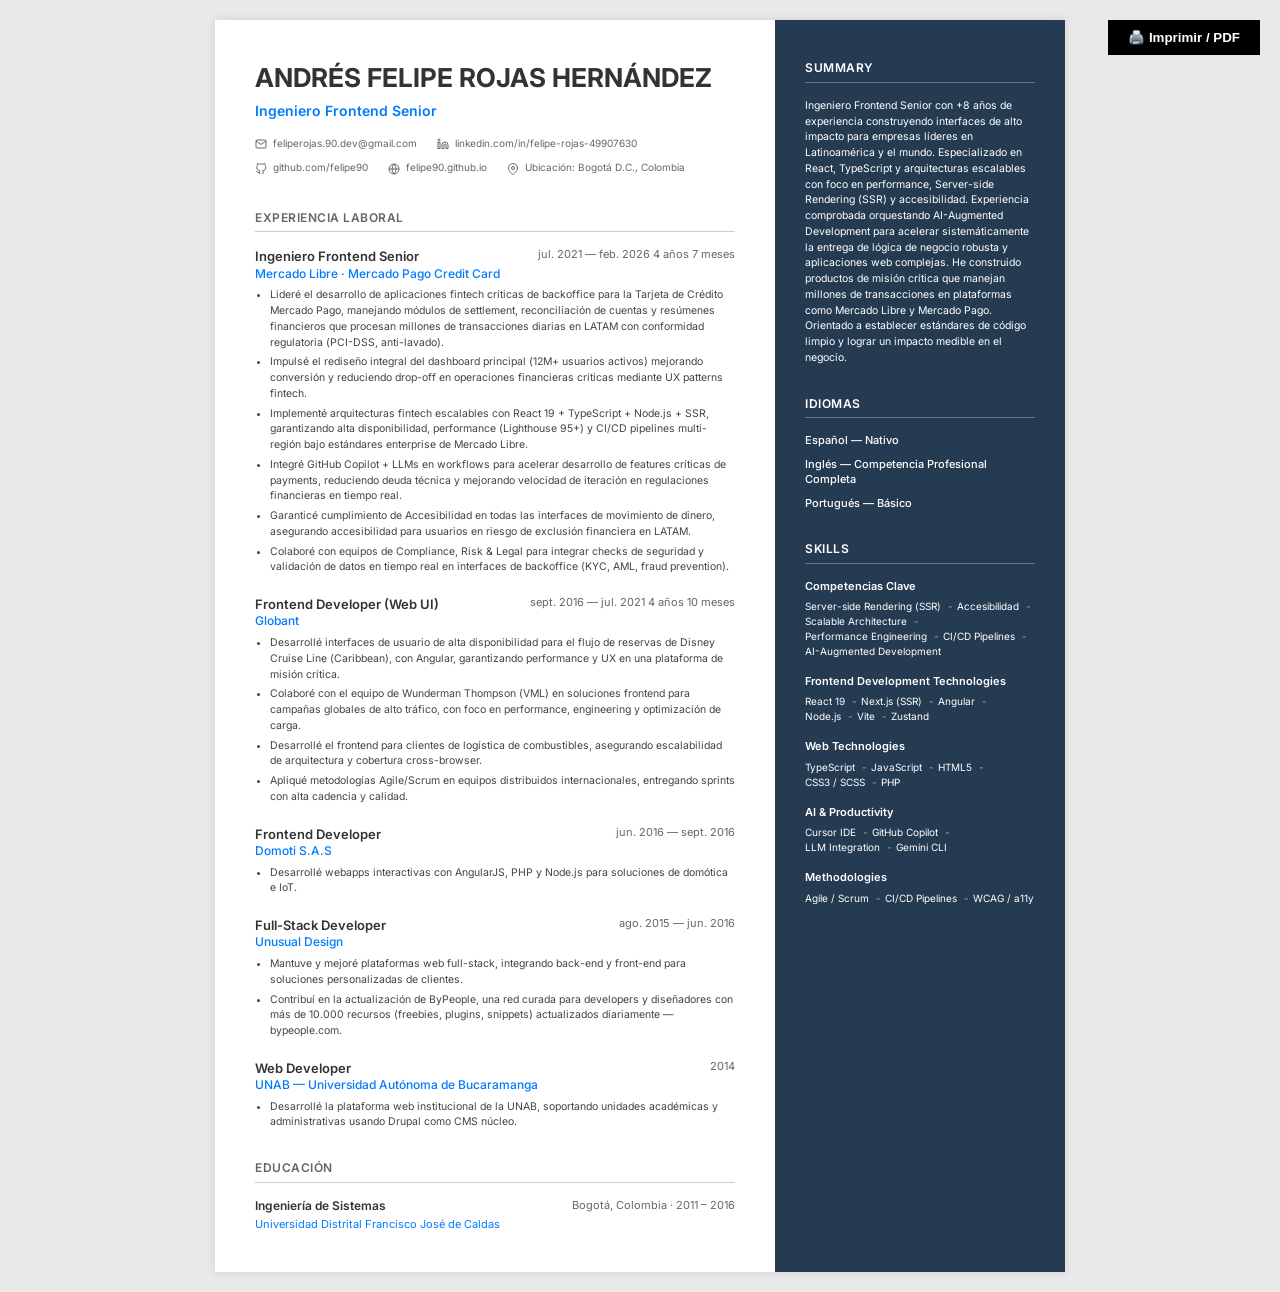
<file: cv/index.html>
<!DOCTYPE html>
<html lang="en">
<head>
    <meta charset="UTF-8">
    <title>CV — Andrés Felipe Rojas Hernández | Ingeniero Frontend</title>
    <link href="https://fonts.googleapis.com/css2?family=Inter:wght@400;500;600;700&display=swap" rel="stylesheet">
    <style>
        /* Modern 2-Column Template */
        * {
            box-sizing: border-box;
        }
        body { 
            font-family: 'Inter', sans-serif; 
            font-size: 11px; 
            line-height: 1.4; 
            color: #333; 
            margin: 0; 
            background: #e9e9e9;
        }
        .page {
            display: flex;
            max-width: 850px;
            margin: 20px auto;
            background: #fff;
            box-shadow: 0 0 10px rgba(0,0,0,0.1);
        }
        
        .main-col {
            flex: 1;
            padding: 40px;
        }
        
        .sidebar {
            width: 290px;
            background: #253b52;
            color: #fff;
            padding: 40px 30px;
        }

        /* Print button styling */
        .print-btn { 
            position: fixed;
            top: 20px;
            right: 20px;
            background: #000;
            color: #fff;
            border: none;
            padding: 10px 20px;
            cursor: pointer;
            font-size: 10pt;
            font-weight: bold;
            z-index: 1000;
        }
        .print-btn:hover { background: #333; }
        
        @media print {
            body { background: #fff; }
            .page { margin: 0; box-shadow: none; max-width: 100%; }
            .print-btn { display: none; }
        }

        /* Headings */
        h1 { 
            font-size: 26px; 
            margin: 0 0 5px 0; 
            text-transform: uppercase; 
            color: #333;
            font-weight: 700;
        }
        .header-title {
            color: #007bff;
            font-size: 14px;
            font-weight: 600;
            margin: 0 0 15px 0;
        }
        .contact-info {
            display: flex;
            flex-wrap: wrap;
            gap: 10px 20px;
            color: #666;
            margin-bottom: 35px;
            font-size: 10px;
        }
        .contact-info svg {
            width: 12px;
            height: 12px;
            vertical-align: middle;
            margin-right: 3px;
        }

        .section-title {
            font-size: 12px;
            text-transform: uppercase;
            color: #666;
            font-weight: 600;
            border-bottom: 1px solid #ccc;
            padding-bottom: 5px;
            margin: 0 0 15px 0;
            letter-spacing: 0.5px;
        }

        .side-title {
            font-size: 12px;
            text-transform: uppercase;
            color: #fff;
            font-weight: 600;
            border-bottom: 1px solid rgba(255,255,255,0.3);
            padding-bottom: 5px;
            margin: 0 0 15px 0;
            letter-spacing: 0.5px;
        }

        /* Experience */
        .exp-item { margin-bottom: 20px; }
        .exp-header {
            display: flex;
            justify-content: space-between;
            align-items: flex-start;
            margin-bottom: 3px;
        }
        .exp-role { 
            font-weight: 600; 
            font-size: 13px; 
            color: #333;
        }
        .exp-company { 
            color: #007bff; 
            font-size: 12px;
            font-weight: 500;
        }
        .exp-period { 
            color: #666; 
            font-size: 11px;
            text-align: right;
            white-space: nowrap;
            margin-left: 10px;
        }
        .exp-bullets { 
            margin: 5px 0 0 0; 
            padding-left: 15px; 
            color: #444;
            line-height: 1.5;
            font-size: 10.5px;
        }
        .exp-bullets li { margin-bottom: 4px; }
        .exp-tags { display: none; } /* Hide tags below experience like in image */

        /* Education */
        .school-header {
            display: flex;
            justify-content: space-between;
            margin-bottom: 2px;
        }
        .edu-degree { font-weight: 600; font-size: 12px; color: #333; }
        .edu-school { color: #007bff; font-size: 11px; }
        .edu-period { color: #666; font-size: 11px; }

        /* Sidebar content */
        .summary-text {
            color: #fff;
            font-size: 10.5px;
            line-height: 1.5;
            margin-bottom: 30px;
        }

        .side-heading {
            font-weight: 600;
            margin: 15px 0 5px 0;
            font-size: 11px;
            color: #fff;
        }

        .skill-tags, .ats-tags { 
            list-style: none; 
            padding: 0; 
            margin: 0; 
            display: flex;
            flex-wrap: wrap;
            line-height: 1.5;
        }
        .skill-tag, .ats-tag { 
            font-size: 10px;
            color: #fff;
            display: inline-block;
        }
        .skill-tags .skill-tag::after, .ats-tags .ats-tag::after {
            content: " - ";
            margin: 0 4px;
            color: rgba(255,255,255,0.6);
        }
        .skill-tags .skill-tag:last-child::after, .ats-tags .ats-tag:last-child::after {
            content: "";
            margin: 0;
        }

        .languages-list {
            list-style: none;
            padding: 0;
            margin: 0 0 30px 0;
        }
        .languages-list li {
            margin-bottom: 8px;
            font-size: 11px;
            font-weight: 500;
            display: flex;
            justify-content: space-between;
        }
        .languages-list span {
            font-weight: normal;
        }

        .sidebar-section {
            margin-bottom: 30px;
        }

    </style>
</head>
<body>
    <button class="print-btn" onclick="window.print()">🖨️ Imprimir / PDF</button>

    <div class="page">
        <!-- Main Column -->
        <main class="main-col">
            <header>
                <h1>Andrés Felipe Rojas Hernández</h1>
                <p class="header-title">Ingeniero Frontend Senior</p>
                <div class="contact-info">
                    <span>
                        <svg viewBox="0 0 24 24" fill="none" stroke="currentColor" stroke-width="2"><path d="M4 4h16c1.1 0 2 .9 2 2v12c0 1.1-.9 2-2 2H4c-1.1 0-2-.9-2-2V6c0-1.1.9-2 2-2z"></path><polyline points="22,6 12,13 2,6"></polyline></svg>
                        feliperojas.90.dev@gmail.com
                    </span>
                    <span>
                        <svg viewBox="0 0 24 24" fill="none" stroke="currentColor" stroke-width="2"><path d="M16 8a6 6 0 0 1 6 6v7h-4v-7a2 2 0 0 0-2-2 2 2 0 0 0-2 2v7h-4v-7a6 6 0 0 1 6-6z"></path><rect x="2" y="9" width="4" height="12"></rect><circle cx="4" cy="4" r="2"></circle></svg>
                        linkedin.com/in/felipe-rojas-49907630
                    </span>
                    <span>
                        <svg viewBox="0 0 24 24" fill="none" stroke="currentColor" stroke-width="2"><path d="M9 19c-5 1.5-5-2.5-7-3m14 6v-3.87a3.37 3.37 0 0 0-.94-2.61c3.14-.35 6.44-1.54 6.44-7A5.44 5.44 0 0 0 20 4.77 5.07 5.07 0 0 0 19.91 1S18.73.65 16 2.48a13.38 13.38 0 0 0-7 0C6.27.65 5.09 1 5.09 1A5.07 5.07 0 0 0 5 4.77a5.44 5.44 0 0 0-1.5 3.78c0 5.42 3.3 6.61 6.44 7A3.37 3.37 0 0 0 9 18.13V22"></path></svg>
                        github.com/felipe90
                    </span>
                    <span>
                        <svg viewBox="0 0 24 24" fill="none" stroke="currentColor" stroke-width="2"><circle cx="12" cy="12" r="10"></circle><line x1="2" y1="12" x2="22" y2="12"></line><path d="M12 2a15.3 15.3 0 0 1 4 10 15.3 15.3 0 0 1-4 10 15.3 15.3 0 0 1-4-10 15.3 15.3 0 0 1 4-10z"></path></svg>
                        felipe90.github.io
                    </span>
                    <span>
                        <svg viewBox="0 0 24 24" fill="none" stroke="currentColor" stroke-width="2"><path d="M21 10c0 7-9 13-9 13s-9-6-9-13a9 9 0 0 1 18 0z"></path><circle cx="12" cy="10" r="3"></circle></svg>
                        Ubicación: Bogotá D.C., Colombia
                    </span>
                </div>
            </header>

            <section>
                <div class="section-title">Experiencia Laboral</div>
                
                    <div class="exp-item">
                        <div class="exp-header">
                            <div>
                                <div class="exp-role">Ingeniero Frontend Senior</div>
                                <div class="exp-company">Mercado Libre · Mercado Pago Credit Card</div>
                            </div>
                            <div class="exp-period">jul. 2021 — feb. 2026 4 años 7 meses</div>
                        </div>
                        <ul class="exp-bullets">
                            <li>Lideré el desarrollo de aplicaciones fintech críticas de backoffice para la Tarjeta de Crédito Mercado Pago, manejando módulos de settlement, reconciliación de cuentas y resúmenes financieros que procesan millones de transacciones diarias en LATAM con conformidad regulatoria (PCI-DSS, anti-lavado).</li>
                        <li>Impulsé el rediseño integral del dashboard principal (12M+ usuarios activos) mejorando conversión y reduciendo drop-off en operaciones financieras críticas mediante UX patterns fintech.</li>
                        <li>Implementé arquitecturas fintech escalables con React 19 + TypeScript + Node.js + SSR, garantizando alta disponibilidad, performance (Lighthouse 95+) y CI/CD pipelines multi-región bajo estándares enterprise de Mercado Libre.</li>
                        <li>Integré GitHub Copilot + LLMs en workflows para acelerar desarrollo de features críticas de payments, reduciendo deuda técnica y mejorando velocidad de iteración en regulaciones financieras en tiempo real.</li>
                        <li>Garanticé cumplimiento de Accesibilidad en todas las interfaces de movimiento de dinero, asegurando accesibilidad para usuarios en riesgo de exclusión financiera en LATAM.</li>
                        <li>Colaboré con equipos de Compliance, Risk & Legal para integrar checks de seguridad y validación de datos en tiempo real en interfaces de backoffice (KYC, AML, fraud prevention).</li>
                        </ul>
                        <ul class="exp-tags">
                            <li class="exp-tag">React 19</li>
                        <li class="exp-tag">TypeScript</li>
                        <li class="exp-tag">Node.js</li>
                        <li class="exp-tag">SSR/Next.js</li>
                        <li class="exp-tag">Payment Systems</li>
                        <li class="exp-tag">Fintech</li>
                        <li class="exp-tag">CI/CD</li>
                        <li class="exp-tag">PCI-DSS</li>
                        <li class="exp-tag">GitHub Copilot</li>
                        </ul>
                    </div>

                    <div class="exp-item">
                        <div class="exp-header">
                            <div>
                                <div class="exp-role">Frontend Developer (Web UI)</div>
                                <div class="exp-company">Globant</div>
                            </div>
                            <div class="exp-period">sept. 2016 — jul. 2021 4 años 10 meses</div>
                        </div>
                        <ul class="exp-bullets">
                            <li>Desarrollé interfaces de usuario de alta disponibilidad para el flujo de reservas de Disney Cruise Line (Caribbean), con Angular, garantizando performance y UX en una plataforma de misión crítica.</li>
                        <li>Colaboré con el equipo de Wunderman Thompson (VML) en soluciones frontend para campañas globales de alto tráfico, con foco en performance, engineering y optimización de carga.</li>
                        <li>Desarrollé el frontend para clientes de logística de combustibles, asegurando escalabilidad de arquitectura y cobertura cross-browser.</li>
                        <li>Apliqué metodologías Agile/Scrum en equipos distribuidos internacionales, entregando sprints con alta cadencia y calidad.</li>
                        </ul>
                        <ul class="exp-tags">
                            <li class="exp-tag">Angular</li>
                        <li class="exp-tag">TypeScript</li>
                        <li class="exp-tag">React</li>
                        <li class="exp-tag">HTML5</li>
                        <li class="exp-tag">CSS3 / SCSS</li>
                        <li class="exp-tag">Agile</li>
                        <li class="exp-tag">Performance Engineering</li>
                        </ul>
                    </div>

                    <div class="exp-item">
                        <div class="exp-header">
                            <div>
                                <div class="exp-role">Frontend Developer</div>
                                <div class="exp-company">Domoti S.A.S</div>
                            </div>
                            <div class="exp-period">jun. 2016 — sept. 2016</div>
                        </div>
                        <ul class="exp-bullets">
                            <li>Desarrollé webapps interactivas con AngularJS, PHP y Node.js para soluciones de domótica e IoT.</li>
                        </ul>
                        <ul class="exp-tags">
                            <li class="exp-tag">AngularJS</li>
                        <li class="exp-tag">PHP</li>
                        <li class="exp-tag">Node.js</li>
                        </ul>
                    </div>

                    <div class="exp-item">
                        <div class="exp-header">
                            <div>
                                <div class="exp-role">Full-Stack Developer</div>
                                <div class="exp-company">Unusual Design</div>
                            </div>
                            <div class="exp-period">ago. 2015 — jun. 2016</div>
                        </div>
                        <ul class="exp-bullets">
                            <li>Mantuve y mejoré plataformas web full-stack, integrando back-end y front-end para soluciones personalizadas de clientes.</li>
                        <li>Contribuí en la actualización de ByPeople, una red curada para developers y diseñadores con más de 10.000 recursos (freebies, plugins, snippets) actualizados diariamente — bypeople.com.</li>
                        </ul>
                        <ul class="exp-tags">
                            <li class="exp-tag">PHP</li>
                        <li class="exp-tag">JavaScript</li>
                        <li class="exp-tag">Web Design</li>
                        <li class="exp-tag">Full Stack</li>
                        </ul>
                    </div>

                    <div class="exp-item">
                        <div class="exp-header">
                            <div>
                                <div class="exp-role">Web Developer</div>
                                <div class="exp-company">UNAB — Universidad Autónoma de Bucaramanga</div>
                            </div>
                            <div class="exp-period">2014</div>
                        </div>
                        <ul class="exp-bullets">
                            <li>Desarrollé la plataforma web institucional de la UNAB, soportando unidades académicas y administrativas usando Drupal como CMS núcleo.</li>
                        </ul>
                        <ul class="exp-tags">
                            <li class="exp-tag">Drupal</li>
                        <li class="exp-tag">PHP</li>
                        <li class="exp-tag">CSS3</li>
                        </ul>
                    </div>

            </section>

            <section style="margin-top: 30px;">
                <div class="section-title">Educación</div>
                <div class="school-header">
                    <span class="edu-degree">Ingeniería de Sistemas</span>
                    <span class="edu-period">Bogotá, Colombia · 2011 – 2016</span>
                </div>
                <div class="edu-school">Universidad Distrital Francisco José de Caldas</div>
            </section>
        </main>

        <!-- Sidebar -->
        <aside class="sidebar">
            <div class="sidebar-section">
                <div class="side-title">SUMMARY</div>
                <div class="summary-text">Ingeniero Frontend Senior con +8 años de experiencia construyendo interfaces de alto impacto para empresas líderes en Latinoamérica y el mundo. Especializado en React, TypeScript y arquitecturas escalables con foco en performance, Server-side Rendering (SSR) y accesibilidad. Experiencia comprobada orquestando AI-Augmented Development para acelerar sistemáticamente la entrega de lógica de negocio robusta y aplicaciones web complejas. He construido productos de misión crítica que manejan millones de transacciones en plataformas como Mercado Libre y Mercado Pago. Orientado a establecer estándares de código limpio y lograr un impacto medible en el negocio.</div>
            </div>

            <div class="sidebar-section">
                <div class="side-title">Idiomas</div>
                <ul class="languages-list">
                    <li class="skill-tag ">Español — Nativo</li>
                        <li class="skill-tag accent">Inglés — Competencia Profesional Completa</li>
                        <li class="skill-tag neutral">Portugués — Básico</li>
                </ul>
            </div>

            <div class="sidebar-section">
                <div class="side-title">SKILLS</div>
                
                <div class="side-heading">Competencias Clave</div>
                <ul class="ats-tags"><li class="ats-tag">Server-side Rendering (SSR)</li>
                        <li class="ats-tag">Accesibilidad</li>
                        <li class="ats-tag">Scalable Architecture</li>
                        <li class="ats-tag">Performance Engineering</li>
                        <li class="ats-tag">CI/CD Pipelines</li>
                        <li class="ats-tag">AI-Augmented Development</li></ul>

                <div class="side-heading">Frontend Development Technologies</div>
                <ul class="skill-tags"><li class="skill-tag">React 19</li>
                        <li class="skill-tag">Next.js (SSR)</li>
                        <li class="skill-tag">Angular</li>
                        <li class="skill-tag">Node.js</li>
                        <li class="skill-tag">Vite</li>
                        <li class="skill-tag">Zustand</li></ul>

                <div class="side-heading">Web Technologies</div>
                <ul class="skill-tags">
                    <li class="skill-tag">TypeScript</li>
                        <li class="skill-tag">JavaScript</li>
                        <li class="skill-tag">HTML5</li>
                        <li class="skill-tag">CSS3 / SCSS</li>
                        <li class="skill-tag">PHP</li>
                </ul>

                <div class="side-heading">AI & Productivity</div>
                <ul class="skill-tags"><li class="skill-tag accent">Cursor IDE</li>
                        <li class="skill-tag accent">GitHub Copilot</li>
                        <li class="skill-tag accent">LLM Integration</li>
                        <li class="skill-tag accent">Gemini CLI</li></ul>
                
                <div class="side-heading">Methodologies</div>
                <ul class="skill-tags"><li class="skill-tag">Agile / Scrum</li>
                        <li class="skill-tag">CI/CD Pipelines</li>
                        <li class="skill-tag">WCAG / a11y</li></ul>
            </div>
        </aside>
    </div>
</body>
</html>
</file>
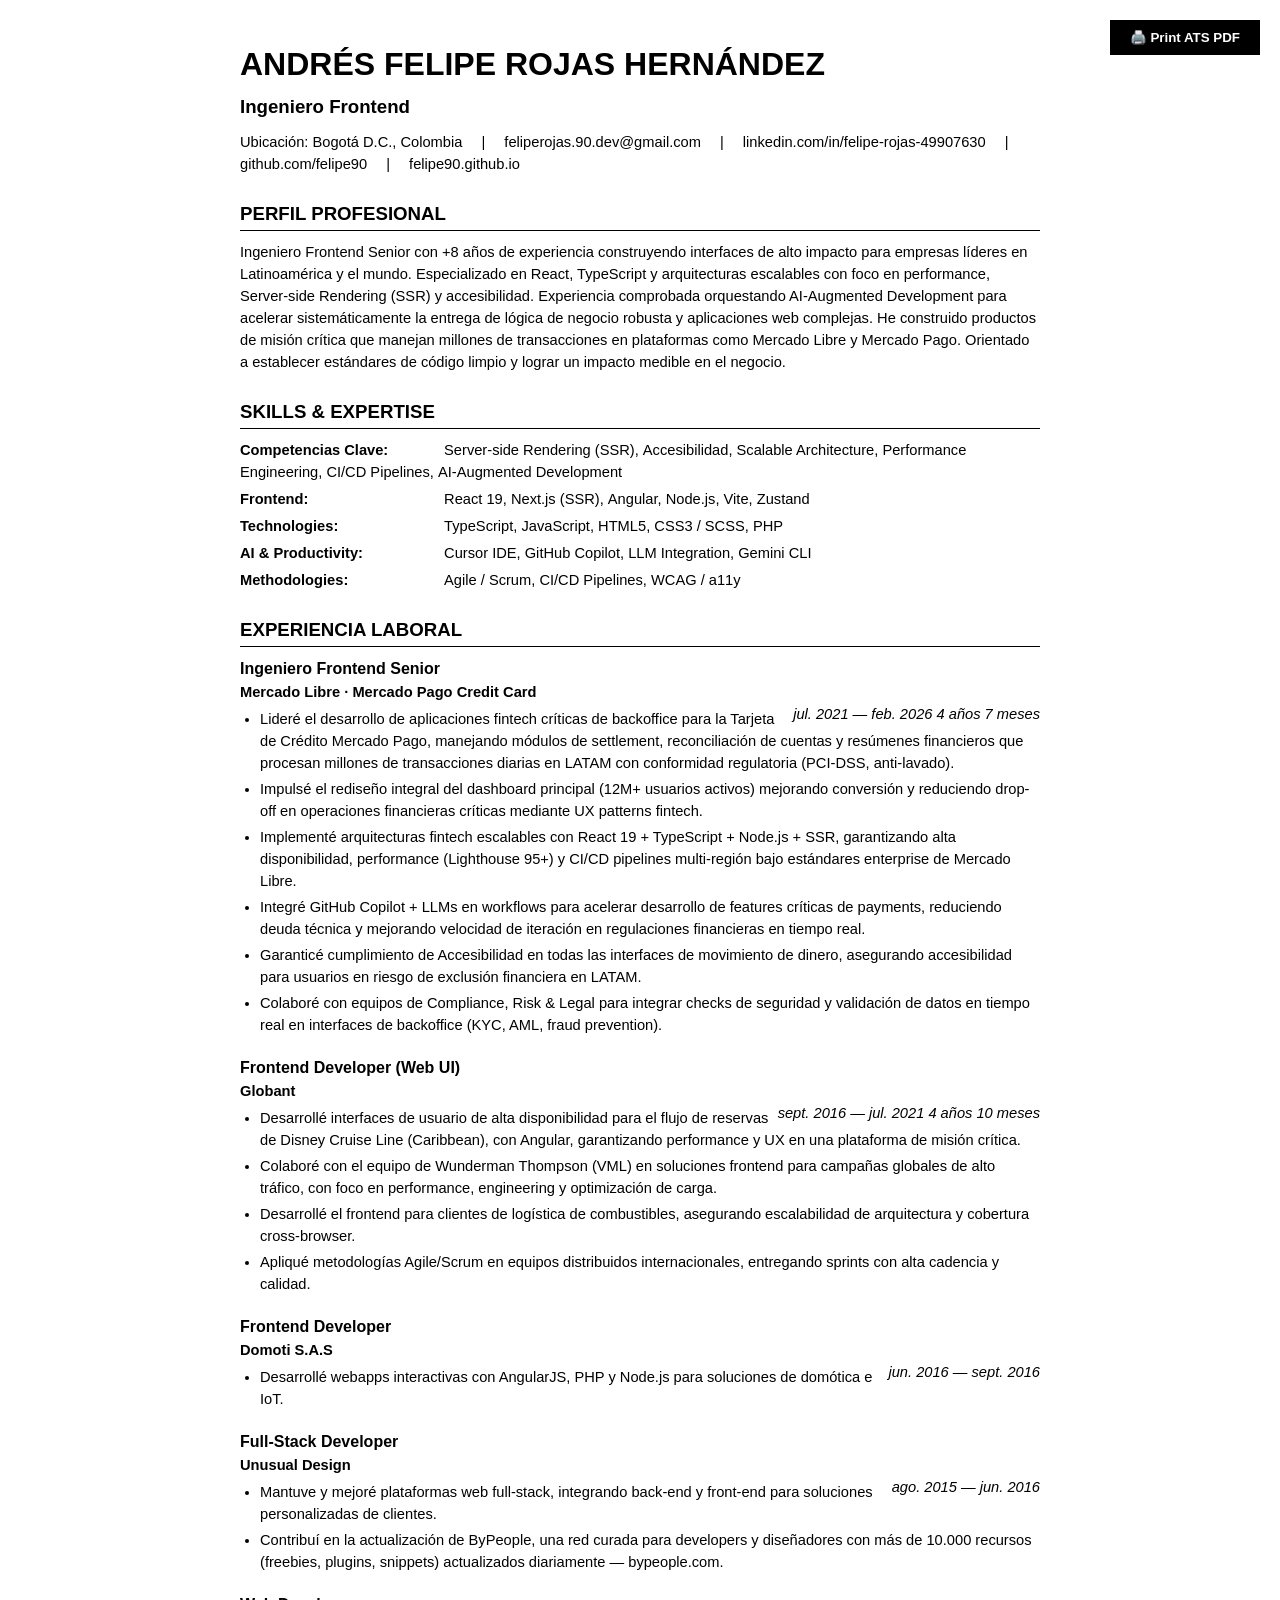
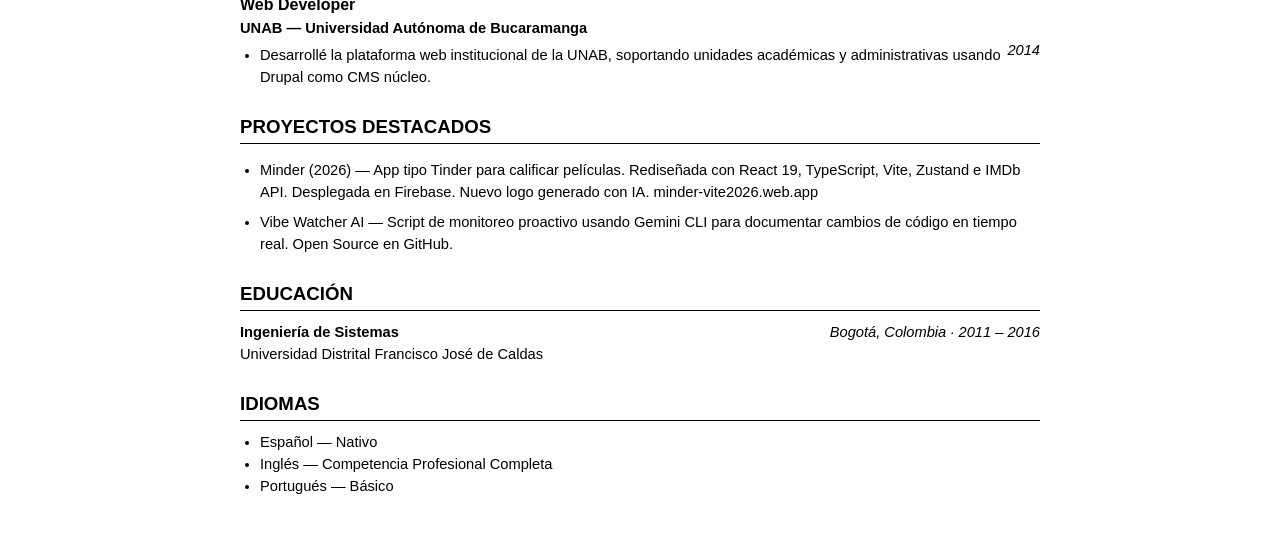
<file: cv/index-ats.html>
<!DOCTYPE html>
<html lang="en">
<head>
    <meta charset="UTF-8">
    <title>CV ATS — Andrés Felipe Rojas Hernández</title>
    <style>
        /* Minimalist ATS-Friendly Template (Single Column) */
        body { 
            font-family: Arial, Helvetica, sans-serif; 
            font-size: 11pt; 
            line-height: 1.5; 
            color: #000; 
            margin: 0; 
            background: #fff;
        }
        .page {
            max-width: 800px;
            margin: 40px auto;
            padding: 0 40px;
        }
        
        .print-btn { 
            position: fixed;
            top: 20px;
            right: 20px;
            background: #000;
            color: #fff;
            border: none;
            padding: 10px 20px;
            cursor: pointer;
            font-size: 10pt;
            font-weight: bold;
            z-index: 1000;
        }
        @media print {
            body { font-size: 10pt; }
            .page { margin: 0; padding: 0; max-width: 100%; }
            .print-btn { display: none; }
        }

        h1 { 
            font-size: 24pt; 
            margin: 0 0 5px 0; 
            text-transform: uppercase; 
        }
        .header-title {
            font-size: 14pt;
            font-weight: bold;
            margin: 0 0 10px 0;
        }
        .contact-info {
            margin-bottom: 20px;
        }
        .contact-info span {
            margin-right: 15px;
        }
        .contact-info span::after {
            content: " | ";
            margin-left: 15px;
        }
        .contact-info span:last-child::after {
            content: "";
        }

        h2 {
            font-size: 14pt;
            text-transform: uppercase;
            border-bottom: 1px solid #000;
            padding-bottom: 2px;
            margin: 25px 0 10px 0;
            page-break-after: avoid;
        }

        .summary-text {
            margin-bottom: 20px;
        }

        .skills-container {
            margin-bottom: 20px;
        }
        .skill-category {
            margin-bottom: 5px;
        }
        .skill-category strong {
            display: inline-block;
            width: 150pt;
        }
        /* Override list rendering from python for inline skills */
        ul.skill-tags, ul.ats-tags {
            display: inline;
            padding: 0;
            margin: 0;
            list-style: none;
        }
        ul.skill-tags li, ul.ats-tags li {
            display: inline;
        }
        ul.skill-tags li::after, ul.ats-tags li::after {
            content: ", ";
        }
        ul.skill-tags li:last-child::after, ul.ats-tags li:last-child::after {
            content: "";
        }

        .exp-item { margin-bottom: 20px; page-break-inside: avoid; }
        .exp-header {
            margin-bottom: 5px;
        }
        .exp-role { 
            font-weight: bold; 
            font-size: 12pt; 
        }
        .exp-company { 
            font-weight: bold;
        }
        .exp-period { 
            float: right;
            font-style: italic;
        }
        
        .exp-bullets { 
            margin: 5px 0 5px 0; 
            padding-left: 20px; 
        }
        .exp-bullets li { margin-bottom: 4px; }
        
        ul.exp-tags { display: none; } /* Hide the tags blocks under experience for ATS */

        .edu-item { margin-bottom: 15px; page-break-inside: avoid; }
        .edu-degree { font-weight: bold; }
        .edu-period { float: right; font-style: italic; }
        
        /* Language list formatting */
        ul.languages-list {
            padding-left: 20px;
            margin-top: 5px;
        }

        /* Projects */
        ul.projects-list {
            padding-left: 20px;
        }
        ul.projects-list li {
            margin-bottom: 8px;
        }
    </style>
</head>
<body>
    <button class="print-btn" onclick="window.print()">🖨️ Print ATS PDF</button>

    <div class="page">
        <!-- HEADER -->
        <header>
            <h1>Andrés Felipe Rojas Hernández</h1>
            <div class="header-title">Ingeniero Frontend</div>
            <div class="contact-info">
                <span>Ubicación: Bogotá D.C., Colombia</span>
                <span>feliperojas.90.dev@gmail.com</span>
                <span>linkedin.com/in/felipe-rojas-49907630</span>
                <span>github.com/felipe90</span>
                <span>felipe90.github.io</span>
            </div>
        </header>

        <!-- PROFILE SUMMARY -->
        <section>
            <h2>Perfil Profesional</h2>
            <div class="summary-text">Ingeniero Frontend Senior con +8 años de experiencia construyendo interfaces de alto impacto para empresas líderes en Latinoamérica y el mundo. Especializado en React, TypeScript y arquitecturas escalables con foco en performance, Server-side Rendering (SSR) y accesibilidad. Experiencia comprobada orquestando AI-Augmented Development para acelerar sistemáticamente la entrega de lógica de negocio robusta y aplicaciones web complejas. He construido productos de misión crítica que manejan millones de transacciones en plataformas como Mercado Libre y Mercado Pago. Orientado a establecer estándares de código limpio y lograr un impacto medible en el negocio.</div>
        </section>

        <!-- SKILLS -->
        <section>
            <h2>Skills & Expertise</h2>
            <div class="skills-container">
                <div class="skill-category">
                    <strong>Competencias Clave:</strong> 
                    <ul class="ats-tags"><li class="ats-tag">Server-side Rendering (SSR)</li>
                        <li class="ats-tag">Accesibilidad</li>
                        <li class="ats-tag">Scalable Architecture</li>
                        <li class="ats-tag">Performance Engineering</li>
                        <li class="ats-tag">CI/CD Pipelines</li>
                        <li class="ats-tag">AI-Augmented Development</li></ul>
                </div>
                <div class="skill-category">
                    <strong>Frontend:</strong> 
                    <ul class="skill-tags"><li class="skill-tag">React 19</li>
                        <li class="skill-tag">Next.js (SSR)</li>
                        <li class="skill-tag">Angular</li>
                        <li class="skill-tag">Node.js</li>
                        <li class="skill-tag">Vite</li>
                        <li class="skill-tag">Zustand</li></ul>
                </div>
                <div class="skill-category">
                    <strong>Technologies:</strong> 
                    <ul class="skill-tags"><li class="skill-tag">TypeScript</li>
                        <li class="skill-tag">JavaScript</li>
                        <li class="skill-tag">HTML5</li>
                        <li class="skill-tag">CSS3 / SCSS</li>
                        <li class="skill-tag">PHP</li></ul>
                </div>
                <div class="skill-category">
                    <strong>AI & Productivity:</strong> 
                    <ul class="skill-tags"><li class="skill-tag accent">Cursor IDE</li>
                        <li class="skill-tag accent">GitHub Copilot</li>
                        <li class="skill-tag accent">LLM Integration</li>
                        <li class="skill-tag accent">Gemini CLI</li></ul>
                </div>
                <div class="skill-category">
                    <strong>Methodologies:</strong> 
                    <ul class="skill-tags"><li class="skill-tag">Agile / Scrum</li>
                        <li class="skill-tag">CI/CD Pipelines</li>
                        <li class="skill-tag">WCAG / a11y</li></ul>
                </div>
            </div>
        </section>

        <!-- EXPERIENCE -->
        <section>
            <h2>Experiencia Laboral</h2>
            
                    <div class="exp-item">
                        <div class="exp-header">
                            <div>
                                <div class="exp-role">Ingeniero Frontend Senior</div>
                                <div class="exp-company">Mercado Libre · Mercado Pago Credit Card</div>
                            </div>
                            <div class="exp-period">jul. 2021 — feb. 2026 4 años 7 meses</div>
                        </div>
                        <ul class="exp-bullets">
                            <li>Lideré el desarrollo de aplicaciones fintech críticas de backoffice para la Tarjeta de Crédito Mercado Pago, manejando módulos de settlement, reconciliación de cuentas y resúmenes financieros que procesan millones de transacciones diarias en LATAM con conformidad regulatoria (PCI-DSS, anti-lavado).</li>
                        <li>Impulsé el rediseño integral del dashboard principal (12M+ usuarios activos) mejorando conversión y reduciendo drop-off en operaciones financieras críticas mediante UX patterns fintech.</li>
                        <li>Implementé arquitecturas fintech escalables con React 19 + TypeScript + Node.js + SSR, garantizando alta disponibilidad, performance (Lighthouse 95+) y CI/CD pipelines multi-región bajo estándares enterprise de Mercado Libre.</li>
                        <li>Integré GitHub Copilot + LLMs en workflows para acelerar desarrollo de features críticas de payments, reduciendo deuda técnica y mejorando velocidad de iteración en regulaciones financieras en tiempo real.</li>
                        <li>Garanticé cumplimiento de Accesibilidad en todas las interfaces de movimiento de dinero, asegurando accesibilidad para usuarios en riesgo de exclusión financiera en LATAM.</li>
                        <li>Colaboré con equipos de Compliance, Risk & Legal para integrar checks de seguridad y validación de datos en tiempo real en interfaces de backoffice (KYC, AML, fraud prevention).</li>
                        </ul>
                        <ul class="exp-tags">
                            <li class="exp-tag">React 19</li>
                        <li class="exp-tag">TypeScript</li>
                        <li class="exp-tag">Node.js</li>
                        <li class="exp-tag">SSR/Next.js</li>
                        <li class="exp-tag">Payment Systems</li>
                        <li class="exp-tag">Fintech</li>
                        <li class="exp-tag">CI/CD</li>
                        <li class="exp-tag">PCI-DSS</li>
                        <li class="exp-tag">GitHub Copilot</li>
                        </ul>
                    </div>

                    <div class="exp-item">
                        <div class="exp-header">
                            <div>
                                <div class="exp-role">Frontend Developer (Web UI)</div>
                                <div class="exp-company">Globant</div>
                            </div>
                            <div class="exp-period">sept. 2016 — jul. 2021 4 años 10 meses</div>
                        </div>
                        <ul class="exp-bullets">
                            <li>Desarrollé interfaces de usuario de alta disponibilidad para el flujo de reservas de Disney Cruise Line (Caribbean), con Angular, garantizando performance y UX en una plataforma de misión crítica.</li>
                        <li>Colaboré con el equipo de Wunderman Thompson (VML) en soluciones frontend para campañas globales de alto tráfico, con foco en performance, engineering y optimización de carga.</li>
                        <li>Desarrollé el frontend para clientes de logística de combustibles, asegurando escalabilidad de arquitectura y cobertura cross-browser.</li>
                        <li>Apliqué metodologías Agile/Scrum en equipos distribuidos internacionales, entregando sprints con alta cadencia y calidad.</li>
                        </ul>
                        <ul class="exp-tags">
                            <li class="exp-tag">Angular</li>
                        <li class="exp-tag">TypeScript</li>
                        <li class="exp-tag">React</li>
                        <li class="exp-tag">HTML5</li>
                        <li class="exp-tag">CSS3 / SCSS</li>
                        <li class="exp-tag">Agile</li>
                        <li class="exp-tag">Performance Engineering</li>
                        </ul>
                    </div>

                    <div class="exp-item">
                        <div class="exp-header">
                            <div>
                                <div class="exp-role">Frontend Developer</div>
                                <div class="exp-company">Domoti S.A.S</div>
                            </div>
                            <div class="exp-period">jun. 2016 — sept. 2016</div>
                        </div>
                        <ul class="exp-bullets">
                            <li>Desarrollé webapps interactivas con AngularJS, PHP y Node.js para soluciones de domótica e IoT.</li>
                        </ul>
                        <ul class="exp-tags">
                            <li class="exp-tag">AngularJS</li>
                        <li class="exp-tag">PHP</li>
                        <li class="exp-tag">Node.js</li>
                        </ul>
                    </div>

                    <div class="exp-item">
                        <div class="exp-header">
                            <div>
                                <div class="exp-role">Full-Stack Developer</div>
                                <div class="exp-company">Unusual Design</div>
                            </div>
                            <div class="exp-period">ago. 2015 — jun. 2016</div>
                        </div>
                        <ul class="exp-bullets">
                            <li>Mantuve y mejoré plataformas web full-stack, integrando back-end y front-end para soluciones personalizadas de clientes.</li>
                        <li>Contribuí en la actualización de ByPeople, una red curada para developers y diseñadores con más de 10.000 recursos (freebies, plugins, snippets) actualizados diariamente — bypeople.com.</li>
                        </ul>
                        <ul class="exp-tags">
                            <li class="exp-tag">PHP</li>
                        <li class="exp-tag">JavaScript</li>
                        <li class="exp-tag">Web Design</li>
                        <li class="exp-tag">Full Stack</li>
                        </ul>
                    </div>

                    <div class="exp-item">
                        <div class="exp-header">
                            <div>
                                <div class="exp-role">Web Developer</div>
                                <div class="exp-company">UNAB — Universidad Autónoma de Bucaramanga</div>
                            </div>
                            <div class="exp-period">2014</div>
                        </div>
                        <ul class="exp-bullets">
                            <li>Desarrollé la plataforma web institucional de la UNAB, soportando unidades académicas y administrativas usando Drupal como CMS núcleo.</li>
                        </ul>
                        <ul class="exp-tags">
                            <li class="exp-tag">Drupal</li>
                        <li class="exp-tag">PHP</li>
                        <li class="exp-tag">CSS3</li>
                        </ul>
                    </div>

        </section>

        <!-- PROJECTS -->
        <section>
            <h2>Proyectos Destacados</h2>
            <ul class="projects-list">
                <li>Minder (2026) — App tipo Tinder para calificar películas. Rediseñada con React 19, TypeScript, Vite, Zustand e IMDb API. Desplegada en Firebase. Nuevo logo generado con IA. minder-vite2026.web.app</li>
                        <li>Vibe Watcher AI — Script de monitoreo proactivo usando Gemini CLI para documentar cambios de código en tiempo real. Open Source en GitHub.</li>
            </ul>
        </section>

        <!-- EDUCATION -->
        <section>
            <h2>Educación</h2>
            <div class="edu-item">
                <div>
                    <span class="edu-degree">Ingeniería de Sistemas</span>
                    <span class="edu-period">Bogotá, Colombia · 2011 – 2016</span>
                </div>
                <div>Universidad Distrital Francisco José de Caldas</div>
            </div>
        </section>

        <!-- LANGUAGES -->
        <section>
            <h2>Idiomas</h2>
            <ul class="languages-list">
                <li class="skill-tag ">Español — Nativo</li>
                        <li class="skill-tag accent">Inglés — Competencia Profesional Completa</li>
                        <li class="skill-tag neutral">Portugués — Básico</li>
            </ul>
        </section>

    </div>
</body>
</html>
</file>
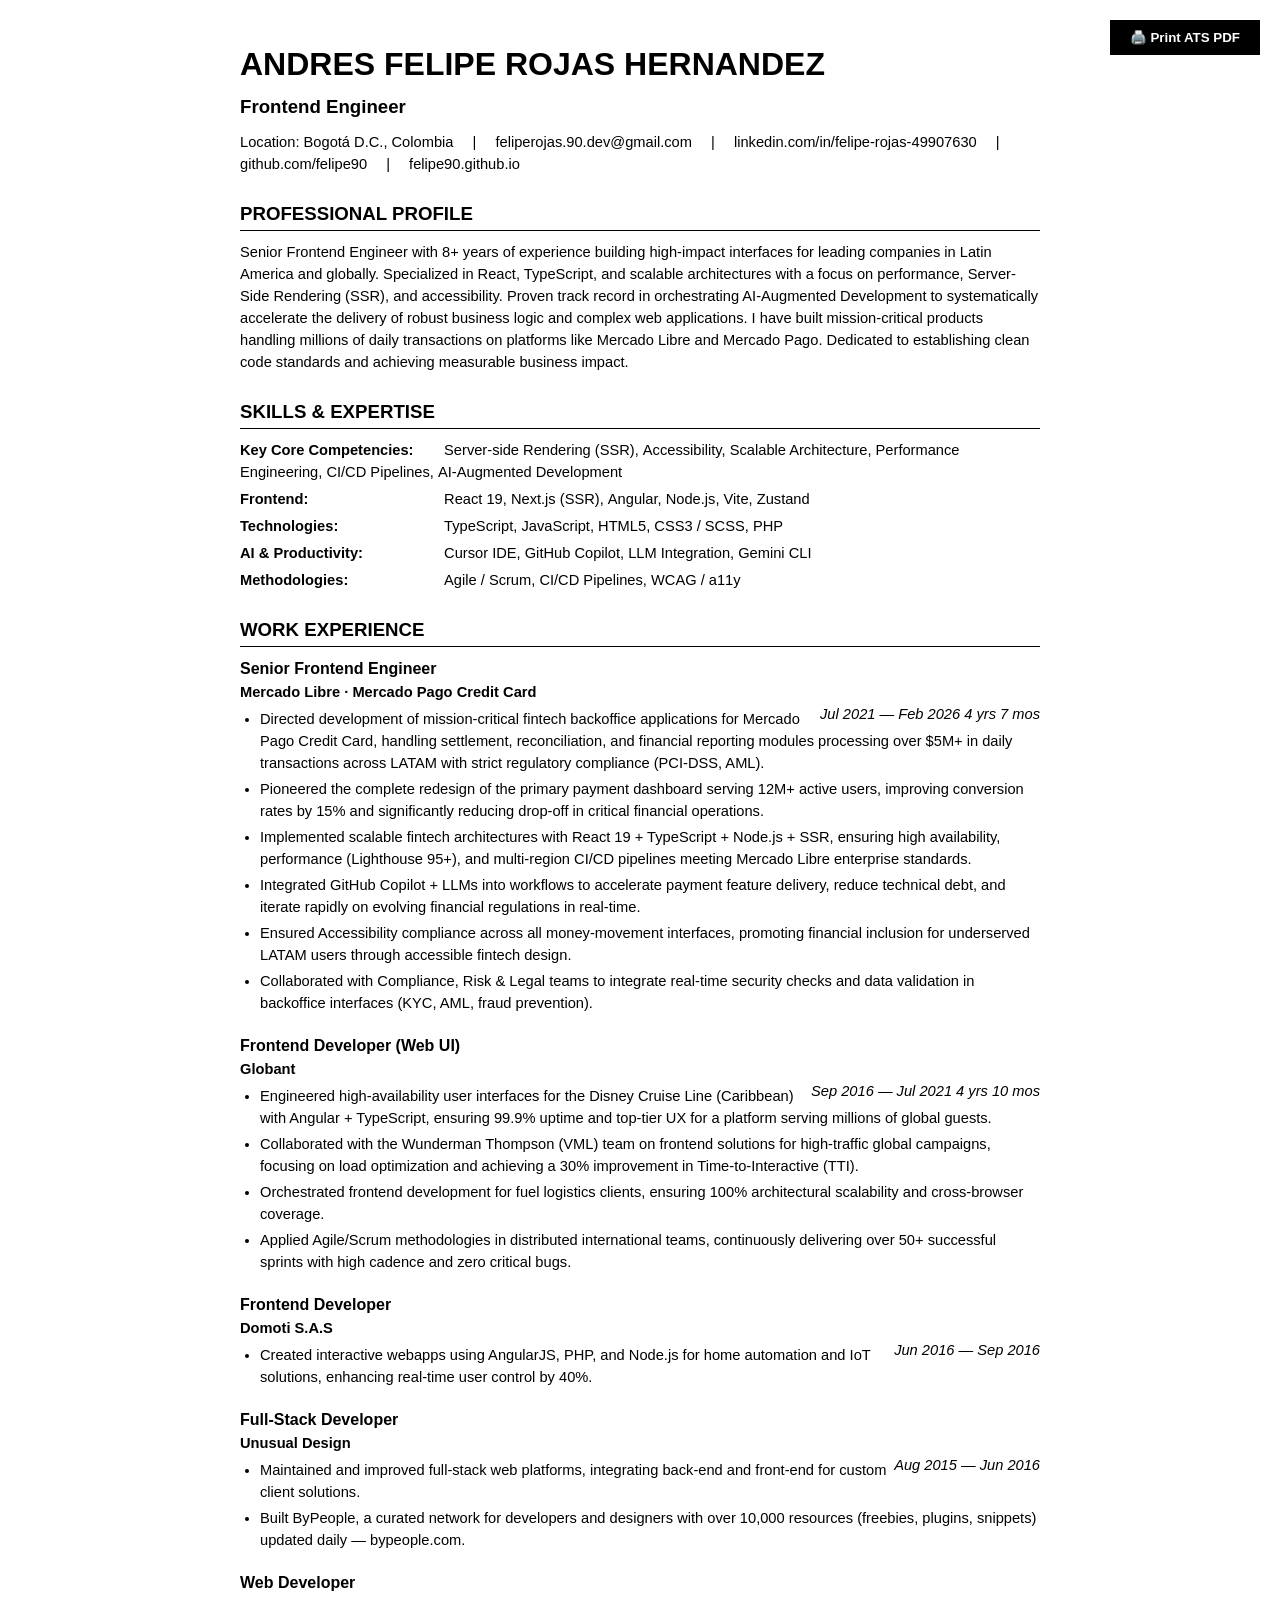
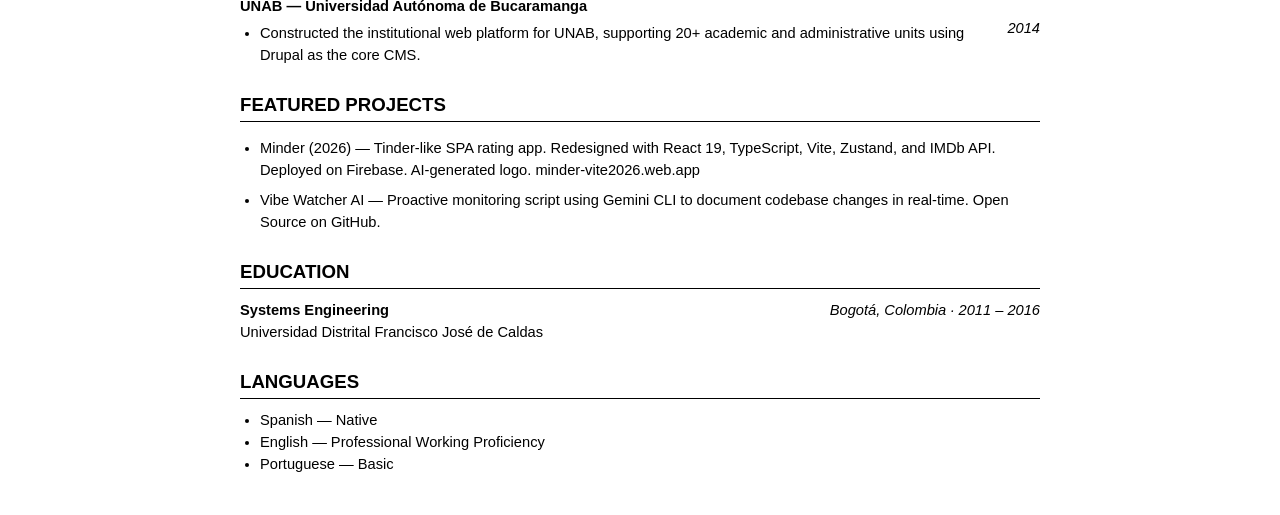
<file: cv/index-en-ats.html>
<!DOCTYPE html>
<html lang="en">
<head>
    <meta charset="UTF-8">
    <title>CV ATS — Andres Felipe Rojas Hernandez</title>
    <style>
        /* Minimalist ATS-Friendly Template (Single Column) */
        body { 
            font-family: Arial, Helvetica, sans-serif; 
            font-size: 11pt; 
            line-height: 1.5; 
            color: #000; 
            margin: 0; 
            background: #fff;
        }
        .page {
            max-width: 800px;
            margin: 40px auto;
            padding: 0 40px;
        }
        
        .print-btn { 
            position: fixed;
            top: 20px;
            right: 20px;
            background: #000;
            color: #fff;
            border: none;
            padding: 10px 20px;
            cursor: pointer;
            font-size: 10pt;
            font-weight: bold;
            z-index: 1000;
        }
        @media print {
            body { font-size: 10pt; }
            .page { margin: 0; padding: 0; max-width: 100%; }
            .print-btn { display: none; }
        }

        h1 { 
            font-size: 24pt; 
            margin: 0 0 5px 0; 
            text-transform: uppercase; 
        }
        .header-title {
            font-size: 14pt;
            font-weight: bold;
            margin: 0 0 10px 0;
        }
        .contact-info {
            margin-bottom: 20px;
        }
        .contact-info span {
            margin-right: 15px;
        }
        .contact-info span::after {
            content: " | ";
            margin-left: 15px;
        }
        .contact-info span:last-child::after {
            content: "";
        }

        h2 {
            font-size: 14pt;
            text-transform: uppercase;
            border-bottom: 1px solid #000;
            padding-bottom: 2px;
            margin: 25px 0 10px 0;
            page-break-after: avoid;
        }

        .summary-text {
            margin-bottom: 20px;
        }

        .skills-container {
            margin-bottom: 20px;
        }
        .skill-category {
            margin-bottom: 5px;
        }
        .skill-category strong {
            display: inline-block;
            width: 150pt;
        }
        /* Override list rendering from python for inline skills */
        ul.skill-tags, ul.ats-tags {
            display: inline;
            padding: 0;
            margin: 0;
            list-style: none;
        }
        ul.skill-tags li, ul.ats-tags li {
            display: inline;
        }
        ul.skill-tags li::after, ul.ats-tags li::after {
            content: ", ";
        }
        ul.skill-tags li:last-child::after, ul.ats-tags li:last-child::after {
            content: "";
        }

        .exp-item { margin-bottom: 20px; page-break-inside: avoid; }
        .exp-header {
            margin-bottom: 5px;
        }
        .exp-role { 
            font-weight: bold; 
            font-size: 12pt; 
        }
        .exp-company { 
            font-weight: bold;
        }
        .exp-period { 
            float: right;
            font-style: italic;
        }
        
        .exp-bullets { 
            margin: 5px 0 5px 0; 
            padding-left: 20px; 
        }
        .exp-bullets li { margin-bottom: 4px; }
        
        ul.exp-tags { display: none; } /* Hide the tags blocks under experience for ATS */

        .edu-item { margin-bottom: 15px; page-break-inside: avoid; }
        .edu-degree { font-weight: bold; }
        .edu-period { float: right; font-style: italic; }
        
        /* Language list formatting */
        ul.languages-list {
            padding-left: 20px;
            margin-top: 5px;
        }

        /* Projects */
        ul.projects-list {
            padding-left: 20px;
        }
        ul.projects-list li {
            margin-bottom: 8px;
        }
    </style>
</head>
<body>
    <button class="print-btn" onclick="window.print()">🖨️ Print ATS PDF</button>

    <div class="page">
        <!-- HEADER -->
        <header>
            <h1>Andres Felipe Rojas Hernandez</h1>
            <div class="header-title">Frontend Engineer</div>
            <div class="contact-info">
                <span>Location: Bogotá D.C., Colombia</span>
                <span>feliperojas.90.dev@gmail.com</span>
                <span>linkedin.com/in/felipe-rojas-49907630</span>
                <span>github.com/felipe90</span>
                <span>felipe90.github.io</span>
            </div>
        </header>

        <!-- PROFILE SUMMARY -->
        <section>
            <h2>PROFESSIONAL PROFILE</h2>
            <div class="summary-text">Senior Frontend Engineer with 8+ years of experience building high-impact interfaces for leading companies in Latin America and globally. Specialized in React, TypeScript, and scalable architectures with a focus on performance, Server-Side Rendering (SSR), and accessibility. Proven track record in orchestrating AI-Augmented Development to systematically accelerate the delivery of robust business logic and complex web applications. I have built mission-critical products handling millions of daily transactions on platforms like Mercado Libre and Mercado Pago. Dedicated to establishing clean code standards and achieving measurable business impact.</div>
        </section>

        <!-- SKILLS -->
        <section>
            <h2>Skills & Expertise</h2>
            <div class="skills-container">
                <div class="skill-category">
                    <strong>Key Core Competencies:</strong> 
                    <ul class="ats-tags"><li class="ats-tag">Server-side Rendering (SSR)</li>
                        <li class="ats-tag">Accessibility</li>
                        <li class="ats-tag">Scalable Architecture</li>
                        <li class="ats-tag">Performance Engineering</li>
                        <li class="ats-tag">CI/CD Pipelines</li>
                        <li class="ats-tag">AI-Augmented Development</li></ul>
                </div>
                <div class="skill-category">
                    <strong>Frontend:</strong> 
                    <ul class="skill-tags"><li class="skill-tag">React 19</li>
                        <li class="skill-tag">Next.js (SSR)</li>
                        <li class="skill-tag">Angular</li>
                        <li class="skill-tag">Node.js</li>
                        <li class="skill-tag">Vite</li>
                        <li class="skill-tag">Zustand</li></ul>
                </div>
                <div class="skill-category">
                    <strong>Technologies:</strong> 
                    <ul class="skill-tags"><li class="skill-tag">TypeScript</li>
                        <li class="skill-tag">JavaScript</li>
                        <li class="skill-tag">HTML5</li>
                        <li class="skill-tag">CSS3 / SCSS</li>
                        <li class="skill-tag">PHP</li></ul>
                </div>
                <div class="skill-category">
                    <strong>AI & Productivity:</strong> 
                    <ul class="skill-tags"><li class="skill-tag accent">Cursor IDE</li>
                        <li class="skill-tag accent">GitHub Copilot</li>
                        <li class="skill-tag accent">LLM Integration</li>
                        <li class="skill-tag accent">Gemini CLI</li></ul>
                </div>
                <div class="skill-category">
                    <strong>Methodologies:</strong> 
                    <ul class="skill-tags"><li class="skill-tag">Agile / Scrum</li>
                        <li class="skill-tag">CI/CD Pipelines</li>
                        <li class="skill-tag">WCAG / a11y</li></ul>
                </div>
            </div>
        </section>

        <!-- EXPERIENCE -->
        <section>
            <h2>WORK EXPERIENCE</h2>
            
                    <div class="exp-item">
                        <div class="exp-header">
                            <div>
                                <div class="exp-role">Senior Frontend Engineer</div>
                                <div class="exp-company">Mercado Libre · Mercado Pago Credit Card</div>
                            </div>
                            <div class="exp-period">Jul 2021 — Feb 2026 4 yrs 7 mos</div>
                        </div>
                        <ul class="exp-bullets">
                            <li>Directed development of mission-critical fintech backoffice applications for Mercado Pago Credit Card, handling settlement, reconciliation, and financial reporting modules processing over $5M+ in daily transactions across LATAM with strict regulatory compliance (PCI-DSS, AML).</li>
                        <li>Pioneered the complete redesign of the primary payment dashboard serving 12M+ active users, improving conversion rates by 15% and significantly reducing drop-off in critical financial operations.</li>
                        <li>Implemented scalable fintech architectures with React 19 + TypeScript + Node.js + SSR, ensuring high availability, performance (Lighthouse 95+), and multi-region CI/CD pipelines meeting Mercado Libre enterprise standards.</li>
                        <li>Integrated GitHub Copilot + LLMs into workflows to accelerate payment feature delivery, reduce technical debt, and iterate rapidly on evolving financial regulations in real-time.</li>
                        <li>Ensured Accessibility compliance across all money-movement interfaces, promoting financial inclusion for underserved LATAM users through accessible fintech design.</li>
                        <li>Collaborated with Compliance, Risk & Legal teams to integrate real-time security checks and data validation in backoffice interfaces (KYC, AML, fraud prevention).</li>
                        </ul>
                        <ul class="exp-tags">
                            <li class="exp-tag">React 19</li>
                        <li class="exp-tag">TypeScript</li>
                        <li class="exp-tag">Node.js</li>
                        <li class="exp-tag">SSR/Next.js</li>
                        <li class="exp-tag">Payment Systems</li>
                        <li class="exp-tag">Fintech</li>
                        <li class="exp-tag">CI/CD</li>
                        <li class="exp-tag">PCI-DSS</li>
                        <li class="exp-tag">GitHub Copilot</li>
                        </ul>
                    </div>

                    <div class="exp-item">
                        <div class="exp-header">
                            <div>
                                <div class="exp-role">Frontend Developer (Web UI)</div>
                                <div class="exp-company">Globant</div>
                            </div>
                            <div class="exp-period">Sep 2016 — Jul 2021 4 yrs 10 mos</div>
                        </div>
                        <ul class="exp-bullets">
                            <li>Engineered high-availability user interfaces for the Disney Cruise Line (Caribbean) with Angular + TypeScript, ensuring 99.9% uptime and top-tier UX for a platform serving millions of global guests.</li>
                        <li>Collaborated with the Wunderman Thompson (VML) team on frontend solutions for high-traffic global campaigns, focusing on load optimization and achieving a 30% improvement in Time-to-Interactive (TTI).</li>
                        <li>Orchestrated frontend development for fuel logistics clients, ensuring 100% architectural scalability and cross-browser coverage.</li>
                        <li>Applied Agile/Scrum methodologies in distributed international teams, continuously delivering over 50+ successful sprints with high cadence and zero critical bugs.</li>
                        </ul>
                        <ul class="exp-tags">
                            <li class="exp-tag">Angular</li>
                        <li class="exp-tag">TypeScript</li>
                        <li class="exp-tag">React</li>
                        <li class="exp-tag">HTML5</li>
                        <li class="exp-tag">CSS3 / SCSS</li>
                        <li class="exp-tag">Agile</li>
                        <li class="exp-tag">Performance Engineering</li>
                        </ul>
                    </div>

                    <div class="exp-item">
                        <div class="exp-header">
                            <div>
                                <div class="exp-role">Frontend Developer</div>
                                <div class="exp-company">Domoti S.A.S</div>
                            </div>
                            <div class="exp-period">Jun 2016 — Sep 2016</div>
                        </div>
                        <ul class="exp-bullets">
                            <li>Created interactive webapps using AngularJS, PHP, and Node.js for home automation and IoT solutions, enhancing real-time user control by 40%.</li>
                        </ul>
                        <ul class="exp-tags">
                            <li class="exp-tag">AngularJS</li>
                        <li class="exp-tag">PHP</li>
                        <li class="exp-tag">Node.js</li>
                        </ul>
                    </div>

                    <div class="exp-item">
                        <div class="exp-header">
                            <div>
                                <div class="exp-role">Full-Stack Developer</div>
                                <div class="exp-company">Unusual Design</div>
                            </div>
                            <div class="exp-period">Aug 2015 — Jun 2016</div>
                        </div>
                        <ul class="exp-bullets">
                            <li>Maintained and improved full-stack web platforms, integrating back-end and front-end for custom client solutions.</li>
                        <li>Built ByPeople, a curated network for developers and designers with over 10,000 resources (freebies, plugins, snippets) updated daily — bypeople.com.</li>
                        </ul>
                        <ul class="exp-tags">
                            <li class="exp-tag">PHP</li>
                        <li class="exp-tag">JavaScript</li>
                        <li class="exp-tag">Web Design</li>
                        <li class="exp-tag">Full Stack</li>
                        </ul>
                    </div>

                    <div class="exp-item">
                        <div class="exp-header">
                            <div>
                                <div class="exp-role">Web Developer</div>
                                <div class="exp-company">UNAB — Universidad Autónoma de Bucaramanga</div>
                            </div>
                            <div class="exp-period">2014</div>
                        </div>
                        <ul class="exp-bullets">
                            <li>Constructed the institutional web platform for UNAB, supporting 20+ academic and administrative units using Drupal as the core CMS.</li>
                        </ul>
                        <ul class="exp-tags">
                            <li class="exp-tag">Drupal</li>
                        <li class="exp-tag">PHP</li>
                        <li class="exp-tag">CSS3</li>
                        </ul>
                    </div>

        </section>

        <!-- PROJECTS -->
        <section>
            <h2>FEATURED PROJECTS</h2>
            <ul class="projects-list">
                <li>Minder (2026) — Tinder-like SPA rating app. Redesigned with React 19, TypeScript, Vite, Zustand, and IMDb API. Deployed on Firebase. AI-generated logo. minder-vite2026.web.app</li>
                        <li>Vibe Watcher AI — Proactive monitoring script using Gemini CLI to document codebase changes in real-time. Open Source on GitHub.</li>
            </ul>
        </section>

        <!-- EDUCATION -->
        <section>
            <h2>Education</h2>
            <div class="edu-item">
                <div>
                    <span class="edu-degree">Systems Engineering</span>
                    <span class="edu-period">Bogotá, Colombia · 2011 – 2016</span>
                </div>
                <div>Universidad Distrital Francisco José de Caldas</div>
            </div>
        </section>

        <!-- LANGUAGES -->
        <section>
            <h2>Languages</h2>
            <ul class="languages-list">
                <li class="skill-tag ">Spanish — Native</li>
                        <li class="skill-tag accent">English — Professional Working Proficiency</li>
                        <li class="skill-tag neutral">Portuguese — Basic</li>
            </ul>
        </section>

    </div>
</body>
</html>
</file>
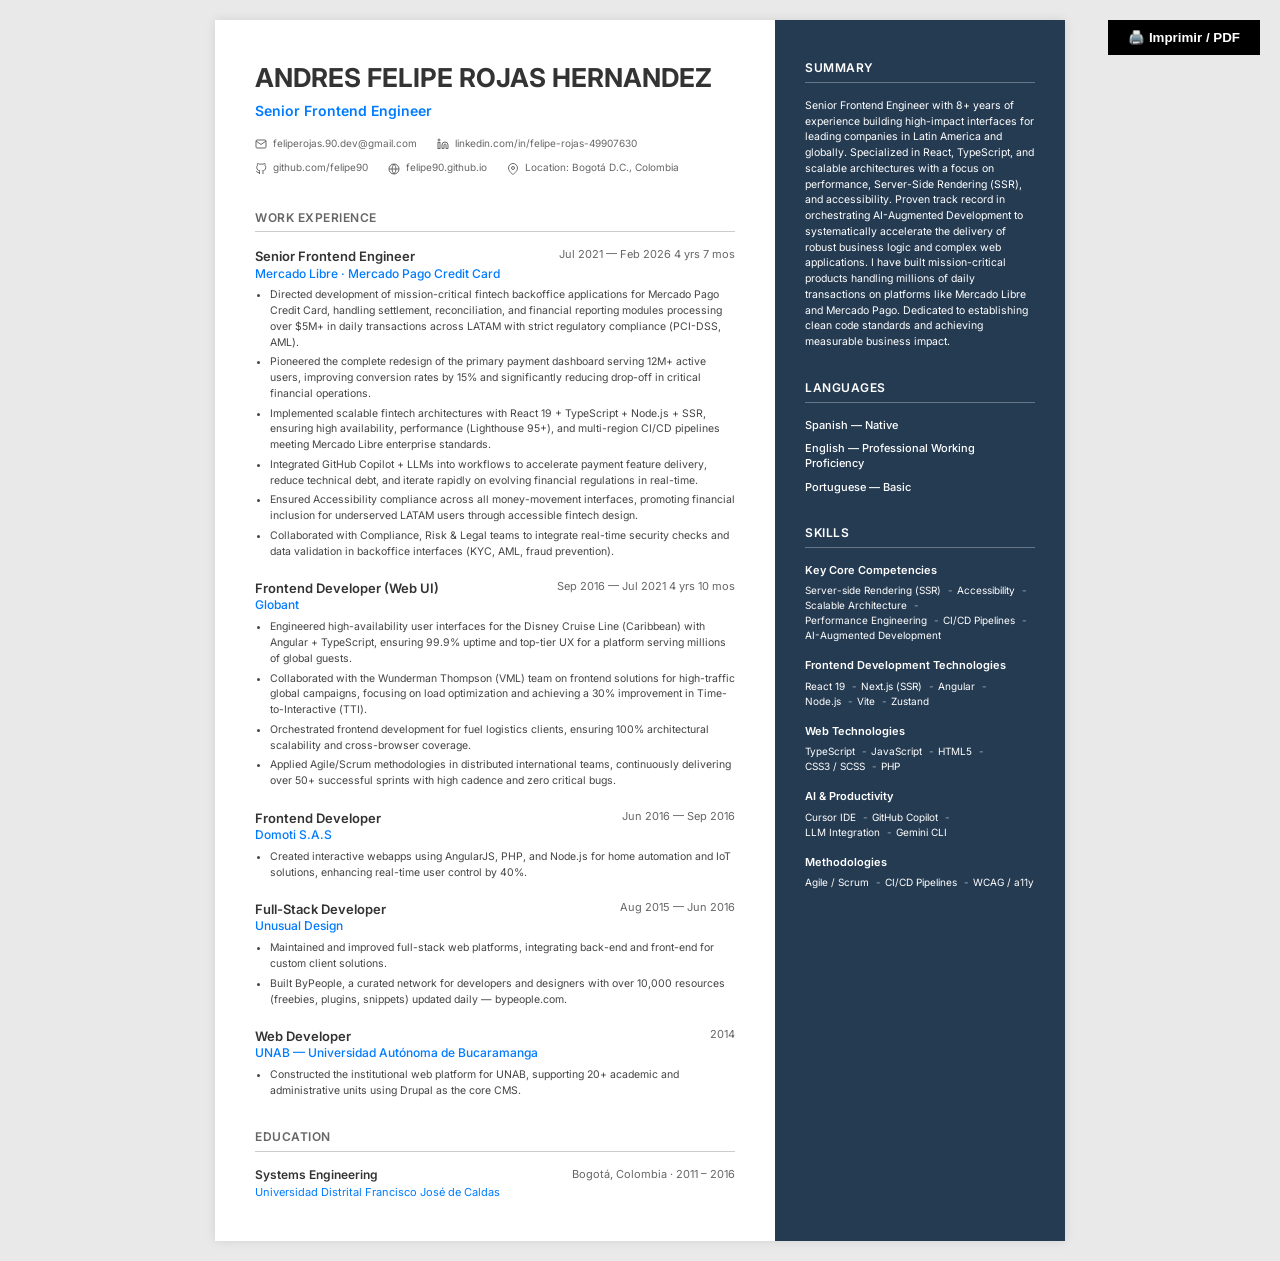
<file: cv/index-en.html>
<!DOCTYPE html>
<html lang="en">
<head>
    <meta charset="UTF-8">
    <title>CV — Andres Felipe Rojas Hernandez | Frontend Engineer</title>
    <link href="https://fonts.googleapis.com/css2?family=Inter:wght@400;500;600;700&display=swap" rel="stylesheet">
    <style>
        /* Modern 2-Column Template */
        * {
            box-sizing: border-box;
        }
        body { 
            font-family: 'Inter', sans-serif; 
            font-size: 11px; 
            line-height: 1.4; 
            color: #333; 
            margin: 0; 
            background: #e9e9e9;
        }
        .page {
            display: flex;
            max-width: 850px;
            margin: 20px auto;
            background: #fff;
            box-shadow: 0 0 10px rgba(0,0,0,0.1);
        }
        
        .main-col {
            flex: 1;
            padding: 40px;
        }
        
        .sidebar {
            width: 290px;
            background: #253b52;
            color: #fff;
            padding: 40px 30px;
        }

        /* Print button styling */
        .print-btn { 
            position: fixed;
            top: 20px;
            right: 20px;
            background: #000;
            color: #fff;
            border: none;
            padding: 10px 20px;
            cursor: pointer;
            font-size: 10pt;
            font-weight: bold;
            z-index: 1000;
        }
        .print-btn:hover { background: #333; }
        
        @media print {
            body { background: #fff; }
            .page { margin: 0; box-shadow: none; max-width: 100%; }
            .print-btn { display: none; }
        }

        /* Headings */
        h1 { 
            font-size: 26px; 
            margin: 0 0 5px 0; 
            text-transform: uppercase; 
            color: #333;
            font-weight: 700;
        }
        .header-title {
            color: #007bff;
            font-size: 14px;
            font-weight: 600;
            margin: 0 0 15px 0;
        }
        .contact-info {
            display: flex;
            flex-wrap: wrap;
            gap: 10px 20px;
            color: #666;
            margin-bottom: 35px;
            font-size: 10px;
        }
        .contact-info svg {
            width: 12px;
            height: 12px;
            vertical-align: middle;
            margin-right: 3px;
        }

        .section-title {
            font-size: 12px;
            text-transform: uppercase;
            color: #666;
            font-weight: 600;
            border-bottom: 1px solid #ccc;
            padding-bottom: 5px;
            margin: 0 0 15px 0;
            letter-spacing: 0.5px;
        }

        .side-title {
            font-size: 12px;
            text-transform: uppercase;
            color: #fff;
            font-weight: 600;
            border-bottom: 1px solid rgba(255,255,255,0.3);
            padding-bottom: 5px;
            margin: 0 0 15px 0;
            letter-spacing: 0.5px;
        }

        /* Experience */
        .exp-item { margin-bottom: 20px; }
        .exp-header {
            display: flex;
            justify-content: space-between;
            align-items: flex-start;
            margin-bottom: 3px;
        }
        .exp-role { 
            font-weight: 600; 
            font-size: 13px; 
            color: #333;
        }
        .exp-company { 
            color: #007bff; 
            font-size: 12px;
            font-weight: 500;
        }
        .exp-period { 
            color: #666; 
            font-size: 11px;
            text-align: right;
            white-space: nowrap;
            margin-left: 10px;
        }
        .exp-bullets { 
            margin: 5px 0 0 0; 
            padding-left: 15px; 
            color: #444;
            line-height: 1.5;
            font-size: 10.5px;
        }
        .exp-bullets li { margin-bottom: 4px; }
        .exp-tags { display: none; } /* Hide tags below experience like in image */

        /* Education */
        .school-header {
            display: flex;
            justify-content: space-between;
            margin-bottom: 2px;
        }
        .edu-degree { font-weight: 600; font-size: 12px; color: #333; }
        .edu-school { color: #007bff; font-size: 11px; }
        .edu-period { color: #666; font-size: 11px; }

        /* Sidebar content */
        .summary-text {
            color: #fff;
            font-size: 10.5px;
            line-height: 1.5;
            margin-bottom: 30px;
        }

        .side-heading {
            font-weight: 600;
            margin: 15px 0 5px 0;
            font-size: 11px;
            color: #fff;
        }

        .skill-tags, .ats-tags { 
            list-style: none; 
            padding: 0; 
            margin: 0; 
            display: flex;
            flex-wrap: wrap;
            line-height: 1.5;
        }
        .skill-tag, .ats-tag { 
            font-size: 10px;
            color: #fff;
            display: inline-block;
        }
        .skill-tags .skill-tag::after, .ats-tags .ats-tag::after {
            content: " - ";
            margin: 0 4px;
            color: rgba(255,255,255,0.6);
        }
        .skill-tags .skill-tag:last-child::after, .ats-tags .ats-tag:last-child::after {
            content: "";
            margin: 0;
        }

        .languages-list {
            list-style: none;
            padding: 0;
            margin: 0 0 30px 0;
        }
        .languages-list li {
            margin-bottom: 8px;
            font-size: 11px;
            font-weight: 500;
            display: flex;
            justify-content: space-between;
        }
        .languages-list span {
            font-weight: normal;
        }

        .sidebar-section {
            margin-bottom: 30px;
        }

    </style>
</head>
<body>
    <button class="print-btn" onclick="window.print()">🖨️ Imprimir / PDF</button>

    <div class="page">
        <!-- Main Column -->
        <main class="main-col">
            <header>
                <h1>Andres Felipe Rojas Hernandez</h1>
                <p class="header-title">Senior Frontend Engineer</p>
                <div class="contact-info">
                    <span>
                        <svg viewBox="0 0 24 24" fill="none" stroke="currentColor" stroke-width="2"><path d="M4 4h16c1.1 0 2 .9 2 2v12c0 1.1-.9 2-2 2H4c-1.1 0-2-.9-2-2V6c0-1.1.9-2 2-2z"></path><polyline points="22,6 12,13 2,6"></polyline></svg>
                        feliperojas.90.dev@gmail.com
                    </span>
                    <span>
                        <svg viewBox="0 0 24 24" fill="none" stroke="currentColor" stroke-width="2"><path d="M16 8a6 6 0 0 1 6 6v7h-4v-7a2 2 0 0 0-2-2 2 2 0 0 0-2 2v7h-4v-7a6 6 0 0 1 6-6z"></path><rect x="2" y="9" width="4" height="12"></rect><circle cx="4" cy="4" r="2"></circle></svg>
                        linkedin.com/in/felipe-rojas-49907630
                    </span>
                    <span>
                        <svg viewBox="0 0 24 24" fill="none" stroke="currentColor" stroke-width="2"><path d="M9 19c-5 1.5-5-2.5-7-3m14 6v-3.87a3.37 3.37 0 0 0-.94-2.61c3.14-.35 6.44-1.54 6.44-7A5.44 5.44 0 0 0 20 4.77 5.07 5.07 0 0 0 19.91 1S18.73.65 16 2.48a13.38 13.38 0 0 0-7 0C6.27.65 5.09 1 5.09 1A5.07 5.07 0 0 0 5 4.77a5.44 5.44 0 0 0-1.5 3.78c0 5.42 3.3 6.61 6.44 7A3.37 3.37 0 0 0 9 18.13V22"></path></svg>
                        github.com/felipe90
                    </span>
                    <span>
                        <svg viewBox="0 0 24 24" fill="none" stroke="currentColor" stroke-width="2"><circle cx="12" cy="12" r="10"></circle><line x1="2" y1="12" x2="22" y2="12"></line><path d="M12 2a15.3 15.3 0 0 1 4 10 15.3 15.3 0 0 1-4 10 15.3 15.3 0 0 1-4-10 15.3 15.3 0 0 1 4-10z"></path></svg>
                        felipe90.github.io
                    </span>
                    <span>
                        <svg viewBox="0 0 24 24" fill="none" stroke="currentColor" stroke-width="2"><path d="M21 10c0 7-9 13-9 13s-9-6-9-13a9 9 0 0 1 18 0z"></path><circle cx="12" cy="10" r="3"></circle></svg>
                        Location: Bogotá D.C., Colombia
                    </span>
                </div>
            </header>

            <section>
                <div class="section-title">WORK EXPERIENCE</div>
                
                    <div class="exp-item">
                        <div class="exp-header">
                            <div>
                                <div class="exp-role">Senior Frontend Engineer</div>
                                <div class="exp-company">Mercado Libre · Mercado Pago Credit Card</div>
                            </div>
                            <div class="exp-period">Jul 2021 — Feb 2026 4 yrs 7 mos</div>
                        </div>
                        <ul class="exp-bullets">
                            <li>Directed development of mission-critical fintech backoffice applications for Mercado Pago Credit Card, handling settlement, reconciliation, and financial reporting modules processing over $5M+ in daily transactions across LATAM with strict regulatory compliance (PCI-DSS, AML).</li>
                        <li>Pioneered the complete redesign of the primary payment dashboard serving 12M+ active users, improving conversion rates by 15% and significantly reducing drop-off in critical financial operations.</li>
                        <li>Implemented scalable fintech architectures with React 19 + TypeScript + Node.js + SSR, ensuring high availability, performance (Lighthouse 95+), and multi-region CI/CD pipelines meeting Mercado Libre enterprise standards.</li>
                        <li>Integrated GitHub Copilot + LLMs into workflows to accelerate payment feature delivery, reduce technical debt, and iterate rapidly on evolving financial regulations in real-time.</li>
                        <li>Ensured Accessibility compliance across all money-movement interfaces, promoting financial inclusion for underserved LATAM users through accessible fintech design.</li>
                        <li>Collaborated with Compliance, Risk & Legal teams to integrate real-time security checks and data validation in backoffice interfaces (KYC, AML, fraud prevention).</li>
                        </ul>
                        <ul class="exp-tags">
                            <li class="exp-tag">React 19</li>
                        <li class="exp-tag">TypeScript</li>
                        <li class="exp-tag">Node.js</li>
                        <li class="exp-tag">SSR/Next.js</li>
                        <li class="exp-tag">Payment Systems</li>
                        <li class="exp-tag">Fintech</li>
                        <li class="exp-tag">CI/CD</li>
                        <li class="exp-tag">PCI-DSS</li>
                        <li class="exp-tag">GitHub Copilot</li>
                        </ul>
                    </div>

                    <div class="exp-item">
                        <div class="exp-header">
                            <div>
                                <div class="exp-role">Frontend Developer (Web UI)</div>
                                <div class="exp-company">Globant</div>
                            </div>
                            <div class="exp-period">Sep 2016 — Jul 2021 4 yrs 10 mos</div>
                        </div>
                        <ul class="exp-bullets">
                            <li>Engineered high-availability user interfaces for the Disney Cruise Line (Caribbean) with Angular + TypeScript, ensuring 99.9% uptime and top-tier UX for a platform serving millions of global guests.</li>
                        <li>Collaborated with the Wunderman Thompson (VML) team on frontend solutions for high-traffic global campaigns, focusing on load optimization and achieving a 30% improvement in Time-to-Interactive (TTI).</li>
                        <li>Orchestrated frontend development for fuel logistics clients, ensuring 100% architectural scalability and cross-browser coverage.</li>
                        <li>Applied Agile/Scrum methodologies in distributed international teams, continuously delivering over 50+ successful sprints with high cadence and zero critical bugs.</li>
                        </ul>
                        <ul class="exp-tags">
                            <li class="exp-tag">Angular</li>
                        <li class="exp-tag">TypeScript</li>
                        <li class="exp-tag">React</li>
                        <li class="exp-tag">HTML5</li>
                        <li class="exp-tag">CSS3 / SCSS</li>
                        <li class="exp-tag">Agile</li>
                        <li class="exp-tag">Performance Engineering</li>
                        </ul>
                    </div>

                    <div class="exp-item">
                        <div class="exp-header">
                            <div>
                                <div class="exp-role">Frontend Developer</div>
                                <div class="exp-company">Domoti S.A.S</div>
                            </div>
                            <div class="exp-period">Jun 2016 — Sep 2016</div>
                        </div>
                        <ul class="exp-bullets">
                            <li>Created interactive webapps using AngularJS, PHP, and Node.js for home automation and IoT solutions, enhancing real-time user control by 40%.</li>
                        </ul>
                        <ul class="exp-tags">
                            <li class="exp-tag">AngularJS</li>
                        <li class="exp-tag">PHP</li>
                        <li class="exp-tag">Node.js</li>
                        </ul>
                    </div>

                    <div class="exp-item">
                        <div class="exp-header">
                            <div>
                                <div class="exp-role">Full-Stack Developer</div>
                                <div class="exp-company">Unusual Design</div>
                            </div>
                            <div class="exp-period">Aug 2015 — Jun 2016</div>
                        </div>
                        <ul class="exp-bullets">
                            <li>Maintained and improved full-stack web platforms, integrating back-end and front-end for custom client solutions.</li>
                        <li>Built ByPeople, a curated network for developers and designers with over 10,000 resources (freebies, plugins, snippets) updated daily — bypeople.com.</li>
                        </ul>
                        <ul class="exp-tags">
                            <li class="exp-tag">PHP</li>
                        <li class="exp-tag">JavaScript</li>
                        <li class="exp-tag">Web Design</li>
                        <li class="exp-tag">Full Stack</li>
                        </ul>
                    </div>

                    <div class="exp-item">
                        <div class="exp-header">
                            <div>
                                <div class="exp-role">Web Developer</div>
                                <div class="exp-company">UNAB — Universidad Autónoma de Bucaramanga</div>
                            </div>
                            <div class="exp-period">2014</div>
                        </div>
                        <ul class="exp-bullets">
                            <li>Constructed the institutional web platform for UNAB, supporting 20+ academic and administrative units using Drupal as the core CMS.</li>
                        </ul>
                        <ul class="exp-tags">
                            <li class="exp-tag">Drupal</li>
                        <li class="exp-tag">PHP</li>
                        <li class="exp-tag">CSS3</li>
                        </ul>
                    </div>

            </section>

            <section style="margin-top: 30px;">
                <div class="section-title">Education</div>
                <div class="school-header">
                    <span class="edu-degree">Systems Engineering</span>
                    <span class="edu-period">Bogotá, Colombia · 2011 – 2016</span>
                </div>
                <div class="edu-school">Universidad Distrital Francisco José de Caldas</div>
            </section>
        </main>

        <!-- Sidebar -->
        <aside class="sidebar">
            <div class="sidebar-section">
                <div class="side-title">SUMMARY</div>
                <div class="summary-text">Senior Frontend Engineer with 8+ years of experience building high-impact interfaces for leading companies in Latin America and globally. Specialized in React, TypeScript, and scalable architectures with a focus on performance, Server-Side Rendering (SSR), and accessibility. Proven track record in orchestrating AI-Augmented Development to systematically accelerate the delivery of robust business logic and complex web applications. I have built mission-critical products handling millions of daily transactions on platforms like Mercado Libre and Mercado Pago. Dedicated to establishing clean code standards and achieving measurable business impact.</div>
            </div>

            <div class="sidebar-section">
                <div class="side-title">Languages</div>
                <ul class="languages-list">
                    <li class="skill-tag ">Spanish — Native</li>
                        <li class="skill-tag accent">English — Professional Working Proficiency</li>
                        <li class="skill-tag neutral">Portuguese — Basic</li>
                </ul>
            </div>

            <div class="sidebar-section">
                <div class="side-title">SKILLS</div>
                
                <div class="side-heading">Key Core Competencies</div>
                <ul class="ats-tags"><li class="ats-tag">Server-side Rendering (SSR)</li>
                        <li class="ats-tag">Accessibility</li>
                        <li class="ats-tag">Scalable Architecture</li>
                        <li class="ats-tag">Performance Engineering</li>
                        <li class="ats-tag">CI/CD Pipelines</li>
                        <li class="ats-tag">AI-Augmented Development</li></ul>

                <div class="side-heading">Frontend Development Technologies</div>
                <ul class="skill-tags"><li class="skill-tag">React 19</li>
                        <li class="skill-tag">Next.js (SSR)</li>
                        <li class="skill-tag">Angular</li>
                        <li class="skill-tag">Node.js</li>
                        <li class="skill-tag">Vite</li>
                        <li class="skill-tag">Zustand</li></ul>

                <div class="side-heading">Web Technologies</div>
                <ul class="skill-tags">
                    <li class="skill-tag">TypeScript</li>
                        <li class="skill-tag">JavaScript</li>
                        <li class="skill-tag">HTML5</li>
                        <li class="skill-tag">CSS3 / SCSS</li>
                        <li class="skill-tag">PHP</li>
                </ul>

                <div class="side-heading">AI & Productivity</div>
                <ul class="skill-tags"><li class="skill-tag accent">Cursor IDE</li>
                        <li class="skill-tag accent">GitHub Copilot</li>
                        <li class="skill-tag accent">LLM Integration</li>
                        <li class="skill-tag accent">Gemini CLI</li></ul>
                
                <div class="side-heading">Methodologies</div>
                <ul class="skill-tags"><li class="skill-tag">Agile / Scrum</li>
                        <li class="skill-tag">CI/CD Pipelines</li>
                        <li class="skill-tag">WCAG / a11y</li></ul>
            </div>
        </aside>
    </div>
</body>
</html>
</file>
